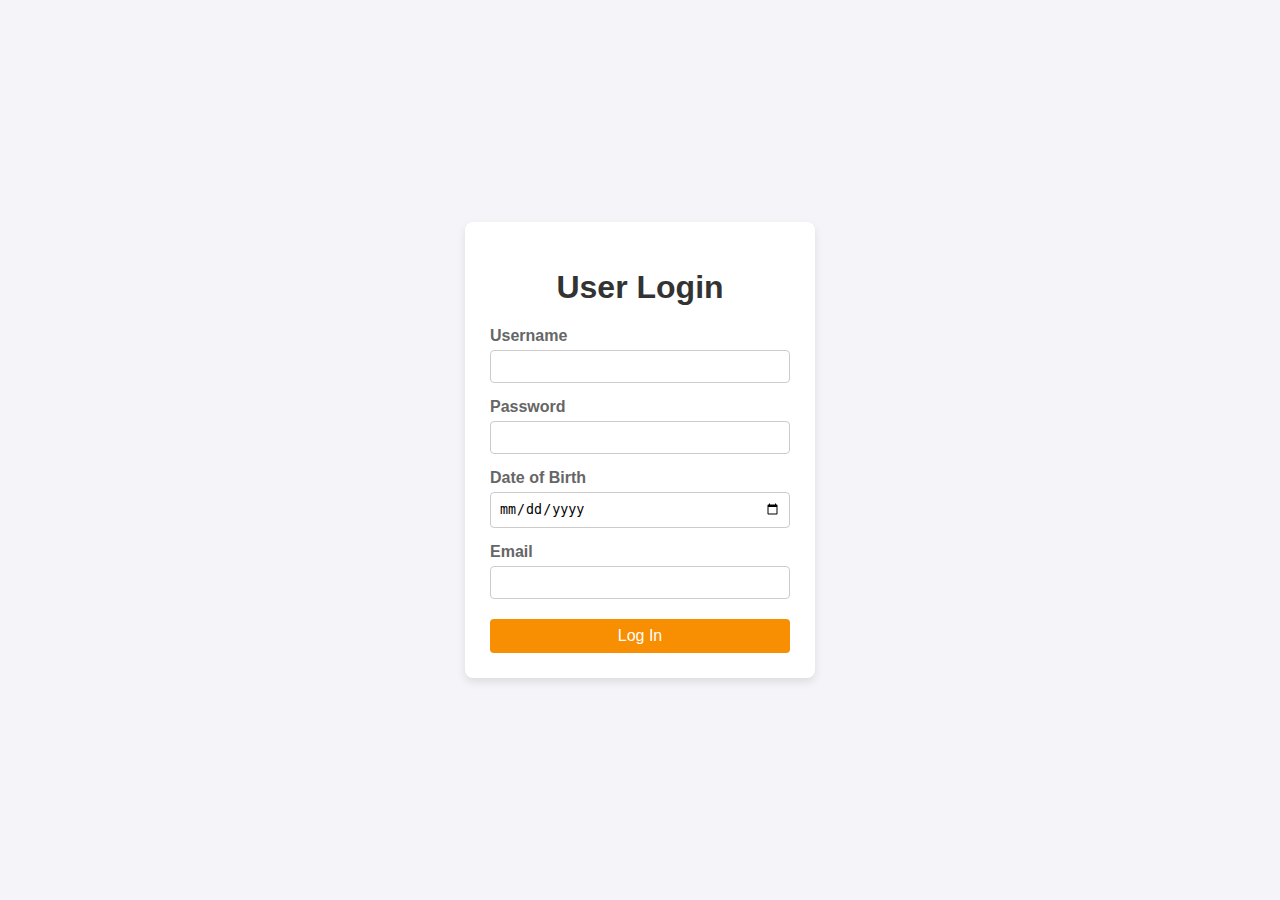
<file: index.html>
<!DOCTYPE html>
<html lang="en">
<head>
<meta charset="UTF-8">
<title>User Login</title>

<style>
body {
  font-family: Arial, sans-serif;
  background-color: #f4f4f9;
  display: flex;
  justify-content: center;
  align-items: center;
  height: 100vh;
  margin: 0;
}

.form-container {
  background-color: white;
  padding: 25px;
  border-radius: 8px;
  box-shadow: 0 4px 8px rgba(0,0,0,0.1);
  width: 300px;
}

h1 {
  text-align: center;
  color: #333;
}

label {
  display: block;
  margin-top: 15px;
  margin-bottom: 5px;
  color: #666;
  font-weight: bold;
}

input {
  width: 100%;
  padding: 8px;
  box-sizing: border-box;
  border: 1px solid #ccc;
  border-radius: 4px;
}

input[type="submit"] {
  background-color: #f88e02;
  color: white;
  border: none;
  margin-top: 20px;
  cursor: pointer;
  font-size: 16px;
}

input[type="submit"]:hover {
  background-color: #45a049;
}
</style>
</head>

<body>
<div class="form-container">
  <h1>User Login</h1>

  <form action="homepage.html">
    
    <label for="username">Username</label>
    <input type="text" id="username" required>

    <label for="pwd">Password</label>
    <input type="password" id="pwd" required>

    <label for="DOB">Date of Birth</label>
    <input type="date" id="DOB" required>

    <label for="email">Email</label>
    <input type="email" id="email" required>

    <input type="submit" value="Log In">
  </form>

</div>
</body>
</html>
</file>
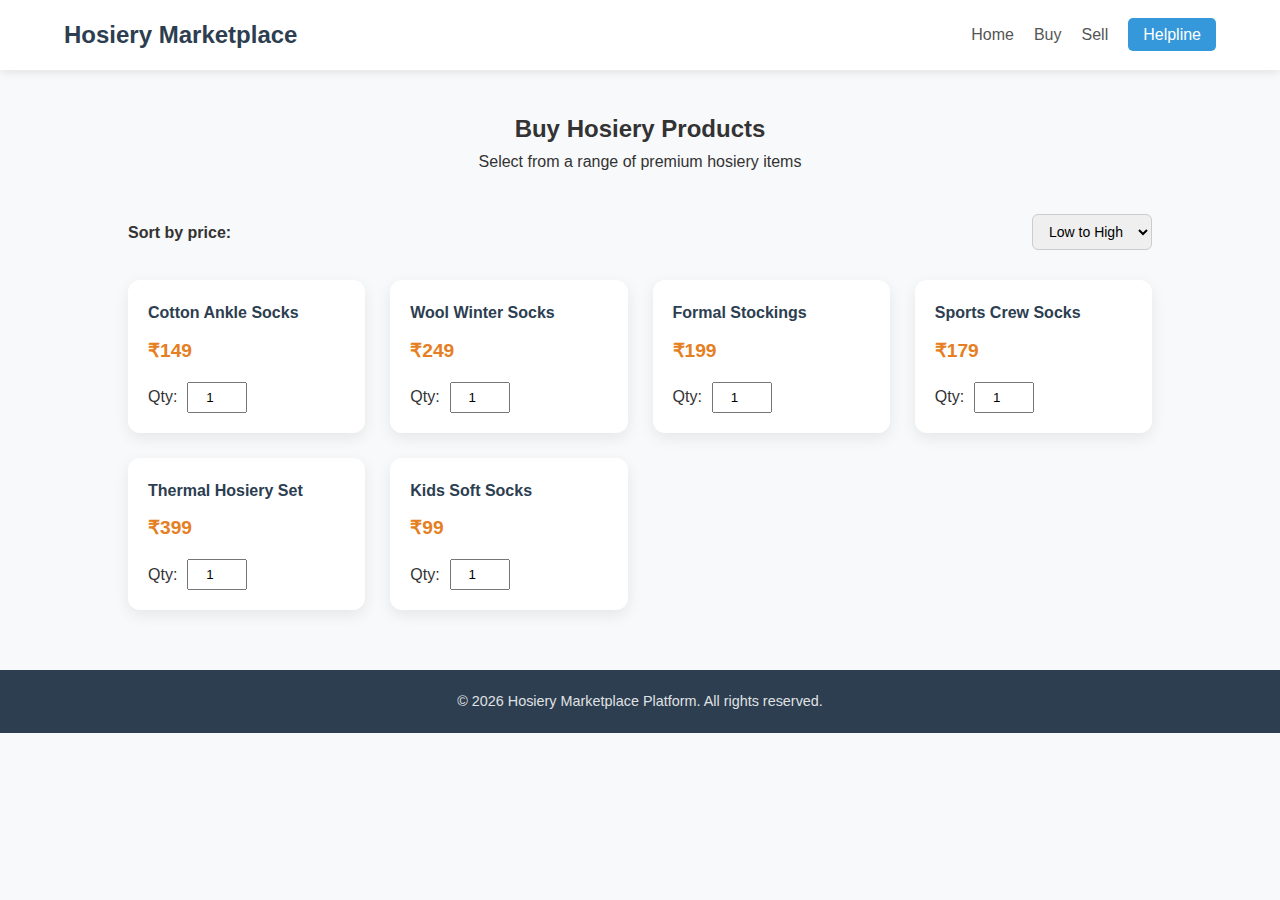
<file: buy.html>
<!DOCTYPE html>
<html lang="en">
<head>
<meta charset="UTF-8">
<meta name="viewport" content="width=device-width, initial-scale=1.0">
<title>Buy Products | Hosiery Marketplace</title>

<link rel="stylesheet" href="style.css">

<style>
/* Buy Page Specific Styles */
.buy-header {
    padding: 40px 10%;
    text-align: center;
}

.filter-bar {
    display: flex;
    justify-content: space-between;
    align-items: center;
    padding: 0 10% 30px;
}

.filter-bar select {
    padding: 8px 12px;
    border-radius: 6px;
    border: 1px solid #ccc;
    font-size: 14px;
}

.product-grid {
    display: grid;
    grid-template-columns: repeat(auto-fit, minmax(220px, 1fr));
    gap: 25px;
    padding: 0 10% 60px;
}

.product-card {
    background: white;
    padding: 20px;
    border-radius: 12px;
    box-shadow: 0 5px 15px rgba(0,0,0,0.08);
    transition: transform 0.2s;
}

.product-card:hover {
    transform: translateY(-4px);
}

.product-card h4 {
    margin-bottom: 10px;
    color: #2c3e50;
}

.price {
    font-size: 1.2rem;
    font-weight: bold;
    color: #e67e22;
    margin-bottom: 15px;
}

.quantity {
    display: flex;
    align-items: center;
    gap: 10px;
}

.quantity input {
    width: 60px;
    padding: 6px;
    text-align: center;
}
</style>
</head>

<body>

<header>
    <h1>Hosiery Marketplace</h1>
    <nav>
        <ul>
            <li><a href="homepage.html">Home</a></li>
            <li><a href="buy.html">Buy</a></li>
            <li><a href="#sell">Sell</a></li>
            <li><a href="#helpline" class="btn-help">Helpline</a></li>
        </ul>
    </nav>
</header>

<section class="buy-header">
    <h2>Buy Hosiery Products</h2>
    <p>Select from a range of premium hosiery items</p>
</section>

<div class="filter-bar">
    <strong>Sort by price:</strong>
    <select id="sortPrice" onchange="sortProducts()">
        <option value="low">Low to High</option>
        <option value="high">High to Low</option>
    </select>
</div>

<div class="product-grid" id="productGrid">
    <!-- Products injected by JS -->
</div>

<footer>
    <p>&copy; 2026 Hosiery Marketplace Platform. All rights reserved.</p>
</footer>

<script>
const products = [
    { name: "Cotton Ankle Socks", price: 149 },
    { name: "Wool Winter Socks", price: 249 },
    { name: "Formal Stockings", price: 199 },
    { name: "Sports Crew Socks", price: 179 },
    { name: "Thermal Hosiery Set", price: 399 },
    { name: "Kids Soft Socks", price: 99 }
];

function displayProducts(list) {
    const grid = document.getElementById("productGrid");
    grid.innerHTML = "";

    list.forEach(product => {
        grid.innerHTML += `
            <div class="product-card">
                <h4>${product.name}</h4>
                <div class="price">₹${product.price}</div>
                <div class="quantity">
                    <label>Qty:</label>
                    <input type="number" min="1" value="1">
                </div>
            </div>
        `;
    });
}

function sortProducts() {
    const sortValue = document.getElementById("sortPrice").value;
    let sorted = [...products];

    if (sortValue === "low") {
        sorted.sort((a, b) => a.price - b.price);
    } else {
        sorted.sort((a, b) => b.price - a.price);
    }

    displayProducts(sorted);
}

displayProducts(products);
</script>

</body>
</html>
</file>
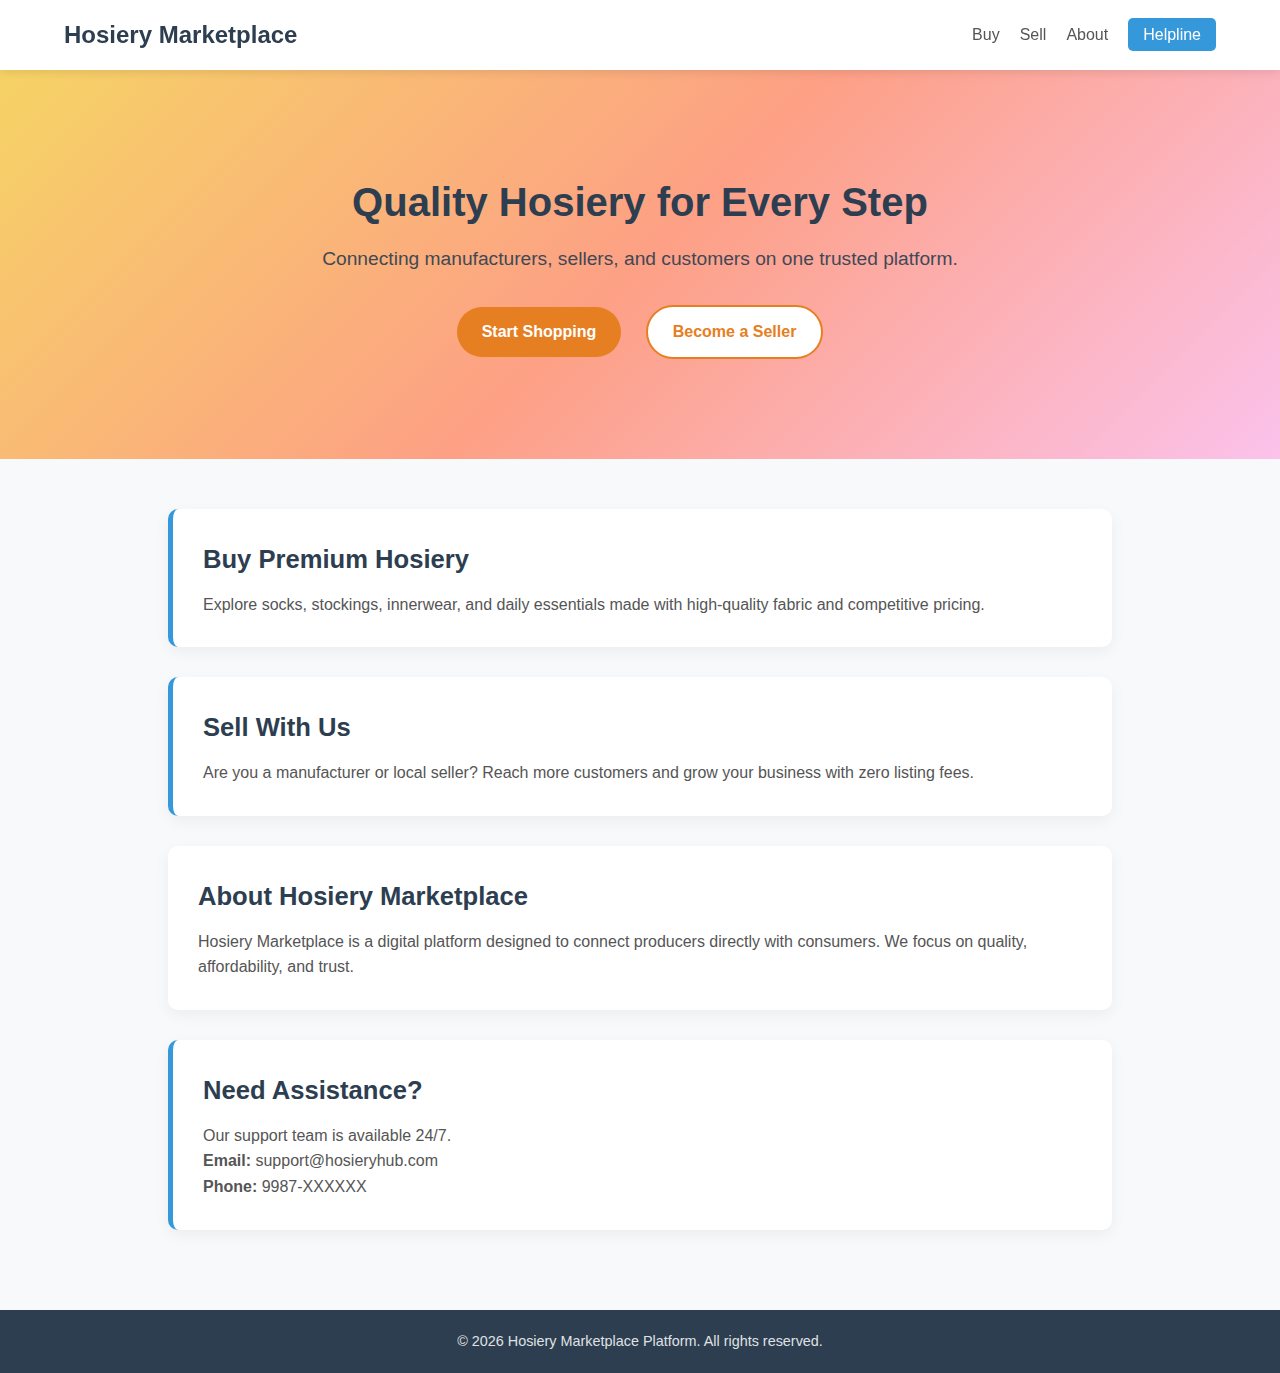
<file: homepage.html>
<!DOCTYPE html>
<html lang="en">
<head>
    <meta charset="UTF-8">
    <meta name="viewport" content="width=device-width, initial-scale=1.0">
    <title>Hosiery Marketplace | Buy & Sell</title>

    <!-- Main Styles -->
    <link rel="stylesheet" href="style.css">

    <!-- Small enhancement -->
    <style>
        html {
            scroll-behavior: smooth;
        }
    </style>
</head>
<body>

<header>
    <h1>Hosiery Marketplace</h1>
    <nav>
        <ul>
            <li><a href="#buy">Buy</a></li>
            <li><a href="#sell">Sell</a></li>
            <li><a href="#about">About</a></li>
            <li><a href="#helpline" class="btn-help">Helpline</a></li>
        </ul>
    </nav>
</header>

<!-- Hero -->
<section class="hero">
    <h3>Quality Hosiery for Every Step</h3>
    <p>Connecting manufacturers, sellers, and customers on one trusted platform.</p>

    <div class="hero-btns">
        <a href="#buy" class="main-btn">Start Shopping</a>
        <a href="#sell" class="alt-btn">Become a Seller</a>
    </div>
</section>

<!-- Main Content -->
<main class="container">

    <section id="buy" class="info-box">
        <h3>Buy Premium Hosiery</h3>
        <p>
            Explore socks, stockings, innerwear, and daily essentials made with
            high-quality fabric and competitive pricing.
        </p>
    </section>

    <section id="sell" class="info-box">
        <h3>Sell With Us</h3>
        <p>
            Are you a manufacturer or local seller? Reach more customers and
            grow your business with zero listing fees.
        </p>
    </section>

    <section id="about" class="info-box">
        <h3>About Hosiery Marketplace</h3>
        <p>
            Hosiery Marketplace is a digital platform designed to connect producers
            directly with consumers. We focus on quality, affordability, and trust.
        </p>
    </section>

    <section id="helpline" class="info-box helpline">
        <h3>Need Assistance?</h3>
        <p>Our support team is available 24/7.</p>
        <p><strong>Email:</strong> support@hosieryhub.com</p>
        <p><strong>Phone:</strong> 9987-XXXXXX</p>
    </section>

</main>

<footer>
    <p>&copy; 2026 Hosiery Marketplace Platform. All rights reserved.</p>
</footer>

</body>
</html>
</file>
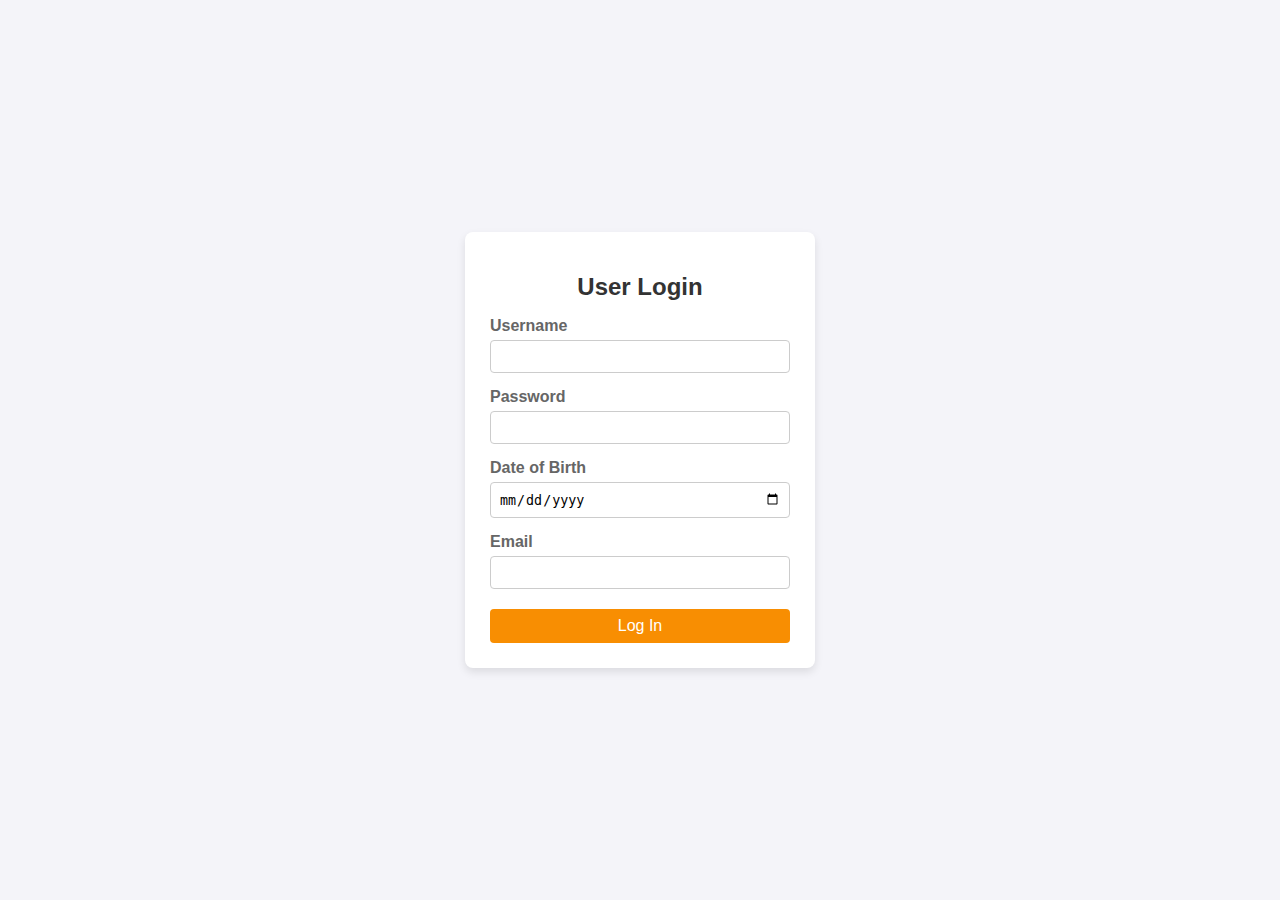
<file: Login.html>
<!DOCTYPE html>
<html lang="en">
<head>
<meta charset="UTF-8">
<title>User Login</title>

<style>
body {
  font-family: Arial, sans-serif;
  background-color: #f4f4f9;
  display: flex;
  justify-content: center;
  align-items: center;
  height: 100vh;
  margin: 0;
}

.form-container {
  background-color: white;
  padding: 25px;
  border-radius: 8px;
  box-shadow: 0 4px 8px rgba(0,0,0,0.1);
  width: 300px;
}

h1 {
  text-align: center;
  color: #333;
  font-size: 24px;
}

label {
  display: block;
  margin-top: 15px;
  margin-bottom: 5px;
  color: #666;
  font-weight: bold;
}

input {
  width: 100%;
  padding: 8px;
  box-sizing: border-box;
  border: 1px solid #ccc;
  border-radius: 4px;
}

input[type="submit"] {
  background-color: #f88e02;
  color: white;
  border: none;
  margin-top: 20px;
  cursor: pointer;
  font-size: 16px;
}

input[type="submit"]:hover {
  background-color: #45a049;
}
</style>
</head>

<body>
<div class="form-container">
  <h1>User Login</h1>

  <form>
    <label for="username">Username</label>
    <input type="text" id="username" required>

    <label for="pwd">Password</label>
    <input type="password" id="pwd" required>

    <label for="DOB">Date of Birth</label>
    <input type="date" id="DOB" required>

    <label for="email">Email</label>
    <input type="email" id="email" required>

    <input type="submit" value="Log In">
  </form>
</div>
</body>
</html>
</file>
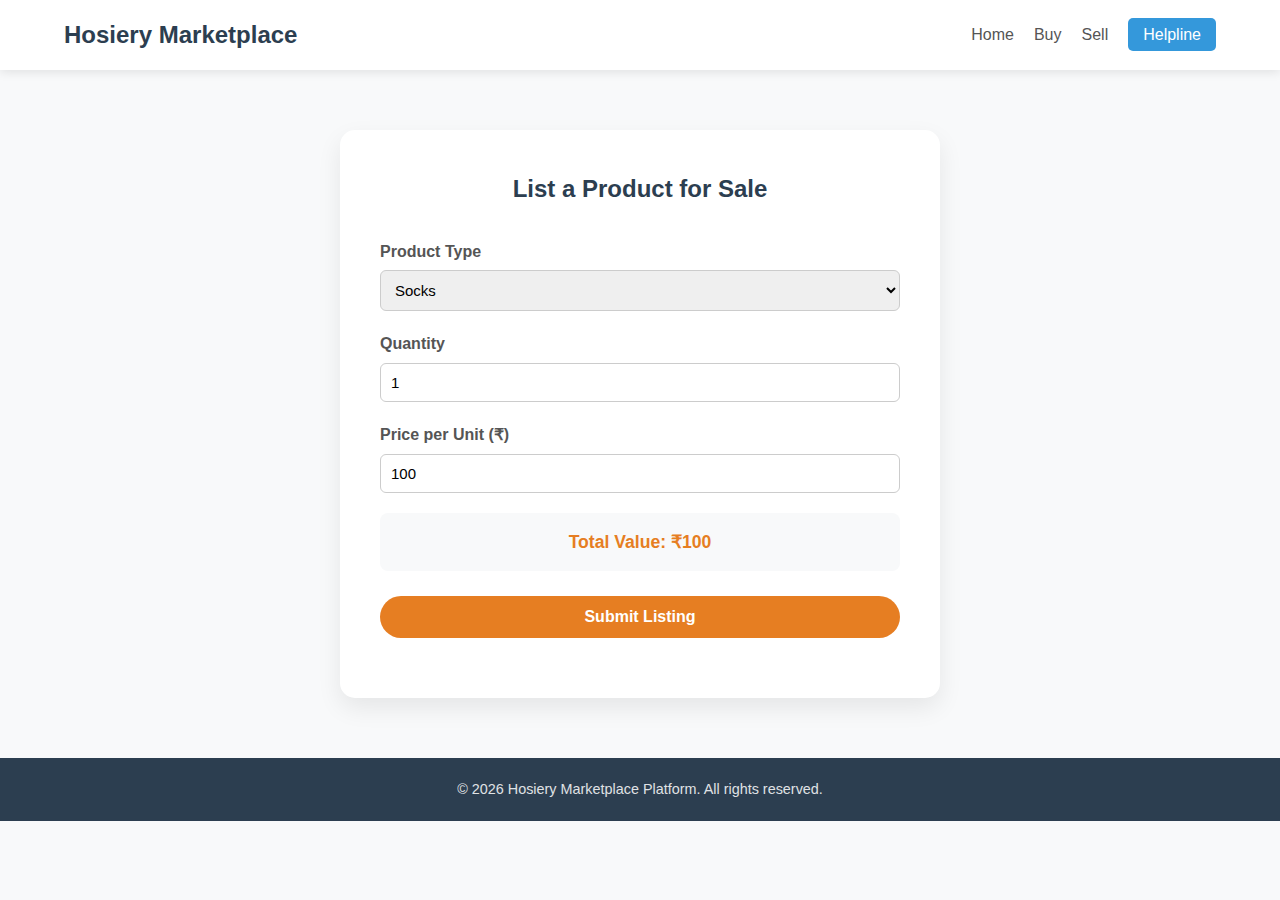
<file: sell.html>
<!DOCTYPE html>
<html lang="en">
<head>
<meta charset="UTF-8">
<meta name="viewport" content="width=device-width, initial-scale=1.0">
<title>Sell Products | Hosiery Marketplace</title>

<link rel="stylesheet" href="style.css">

<style>
/* Sell Page Specific Styles */
.sell-container {
    max-width: 600px;
    margin: 60px auto;
    background: white;
    padding: 40px;
    border-radius: 15px;
    box-shadow: 0 10px 25px rgba(0,0,0,0.08);
}

.sell-container h2 {
    text-align: center;
    margin-bottom: 30px;
    color: #2c3e50;
}

.form-group {
    margin-bottom: 20px;
}

.form-group label {
    display: block;
    margin-bottom: 6px;
    font-weight: 600;
    color: #555;
}

.form-group select,
.form-group input {
    width: 100%;
    padding: 10px;
    border-radius: 6px;
    border: 1px solid #ccc;
    font-size: 15px;
}

.total-box {
    background: #f8f9fa;
    padding: 15px;
    border-radius: 8px;
    font-size: 1.1rem;
    margin-top: 15px;
    text-align: center;
    font-weight: bold;
    color: #e67e22;
}

.sell-btn {
    width: 100%;
    margin-top: 25px;
    padding: 12px;
    border: none;
    border-radius: 30px;
    background-color: #e67e22;
    color: white;
    font-size: 16px;
    font-weight: bold;
    cursor: pointer;
}

.sell-btn:hover {
    opacity: 0.9;
}

.success-msg {
    text-align: center;
    color: green;
    margin-top: 20px;
    font-weight: bold;
}
</style>
</head>

<body>

<header>
    <h1>Hosiery Marketplace</h1>
    <nav>
        <ul>
            <li><a href="homepage.html">Home</a></li>
            <li><a href="buy.html">Buy</a></li>
            <li><a href="sell.html">Sell</a></li>
            <li><a href="#helpline" class="btn-help">Helpline</a></li>
        </ul>
    </nav>
</header>

<div class="sell-container">
    <h2>List a Product for Sale</h2>

    <div class="form-group">
        <label for="productType">Product Type</label>
        <select id="productType">
            <option>Socks</option>
            <option>Stockings</option>
            <option>Thermal Wear</option>
            <option>Sports Hosiery</option>
            <option>Kids Hosiery</option>
        </select>
    </div>

    <div class="form-group">
        <label for="quantity">Quantity</label>
        <input type="number" id="quantity" min="1" value="1" oninput="calculateTotal()">
    </div>

    <div class="form-group">
        <label for="price">Price per Unit (₹)</label>
        <input type="number" id="price" min="1" value="100" oninput="calculateTotal()">
    </div>

    <div class="total-box">
        Total Value: ₹<span id="total">100</span>
    </div>

    <button class="sell-btn" onclick="submitListing()">Submit Listing</button>

    <div class="success-msg" id="successMsg"></div>
</div>

<footer>
    <p>&copy; 2026 Hosiery Marketplace Platform. All rights reserved.</p>
</footer>

<script>
function calculateTotal() {
    const qty = document.getElementById("quantity").value;
    const price = document.getElementById("price").value;
    document.getElementById("total").innerText = qty * price;
}

function submitListing() {
    document.getElementById("successMsg").innerText =
        "Product listed successfully!";
}
</script>

</body>
</html>
</file>
<file: style.css>
/* Reset and General Styles */
* {
    margin: 0;
    padding: 0;
    box-sizing: border-box;
    font-family: 'Segoe UI', Tahoma, Geneva, Verdana, sans-serif;
}

body {
    background-color: #f8f9fa;
    color: #333;
    line-height: 1.6;
}

/* Header & Navigation */
header {
    background-color: #ffffff;
    padding: 1rem 5%;
    display: flex;
    justify-content: space-between;
    align-items: center;
    box-shadow: 0 2px 10px rgba(0,0,0,0.1);
    position: sticky;
    top: 0;
    z-index: 1000;
}

header h1 {
    color: #2c3e50;
    font-size: 1.5rem;
    font-weight: 700;
}

nav ul {
    list-style: none;
    display: flex;
    align-items: center;
}

nav ul li {
    margin-left: 20px;
}

nav ul li a {
    text-decoration: none;
    color: #555;
    font-weight: 500;
    transition: color 0.3s;
    position: relative;
}

nav ul li a:hover {
    color: #3498db;
}

/* Nav underline animation */
nav ul li a::after {
    content: "";
    position: absolute;
    width: 0;
    height: 2px;
    background-color: #3498db;
    left: 0;
    bottom: -4px;
    transition: width 0.3s;
}

nav ul li a:hover::after {
    width: 100%;
}

.btn-help {
    background-color: #3498db;
    color: white !important;
    padding: 8px 15px;
    border-radius: 5px;
}

/* Hero Section */
/* Hero Section */
.hero {
    background: linear-gradient(
        135deg,
        #f6d365,
        #fda085,
        #fbc2eb
    );
    color: #2c3e50;
    padding: 100px 10%;
    text-align: center;
}

.hero h3 {
    font-size: 2.5rem;
    margin-bottom: 10px;
}

.hero p {
    font-size: 1.2rem;
    margin-bottom: 30px;
    opacity: 0.9;
}

.hero-btns .main-btn,
.hero-btns .alt-btn {
    text-decoration: none;
    padding: 12px 25px;
    border-radius: 30px;
    font-weight: bold;
    margin: 0 10px;
    display: inline-block;
    transition: transform 0.2s, background-color 0.2s, opacity 0.2s;
}

.main-btn {
    background-color: #e67e22;
    color: white;
}

.alt-btn {
    background-color: white;
    color: #e67e22;
    border: 2px solid #e67e22;
}

.hero-btns a:hover {
    transform: translateY(-2px);
    opacity: 0.9;
}

/* Content */
.container {
    max-width: 1200px;
    margin: auto;
    padding: 50px 10%;
}

.info-box {
    background-color: white;
    padding: 30px;
    margin-bottom: 30px;
    border-radius: 10px;
    box-shadow: 0 5px 15px rgba(0,0,0,0.05);
}

.info-box h3 {
    font-size: 1.6rem;
    margin-bottom: 12px;
    color: #2c3e50;
}

.info-box p {
    font-size: 1rem;
    color: #555;
}

#buy, #sell {
    border-left: 5px solid #3498db;
}

.helpline {
    border-left: 5px solid #3498db;
}

/* Footer */
footer {
    background-color: #2c3e50;
    color: white;
    text-align: center;
    padding: 20px;
}

footer p {
    font-size: 0.9rem;
    opacity: 0.85;
}

/* Responsive */
@media (max-width: 768px) {
    header {
        flex-direction: column;
        text-align: center;
    }

    nav ul {
        margin-top: 10px;
        flex-wrap: wrap;
        justify-content: center;
    }

    nav ul li {
        margin: 8px;
    }

    .hero {
        padding: 70px 5%;
    }

    .hero h3 {
        font-size: 2rem;
    }

    .container {
        padding: 30px 5%;
    }
}
</file>
